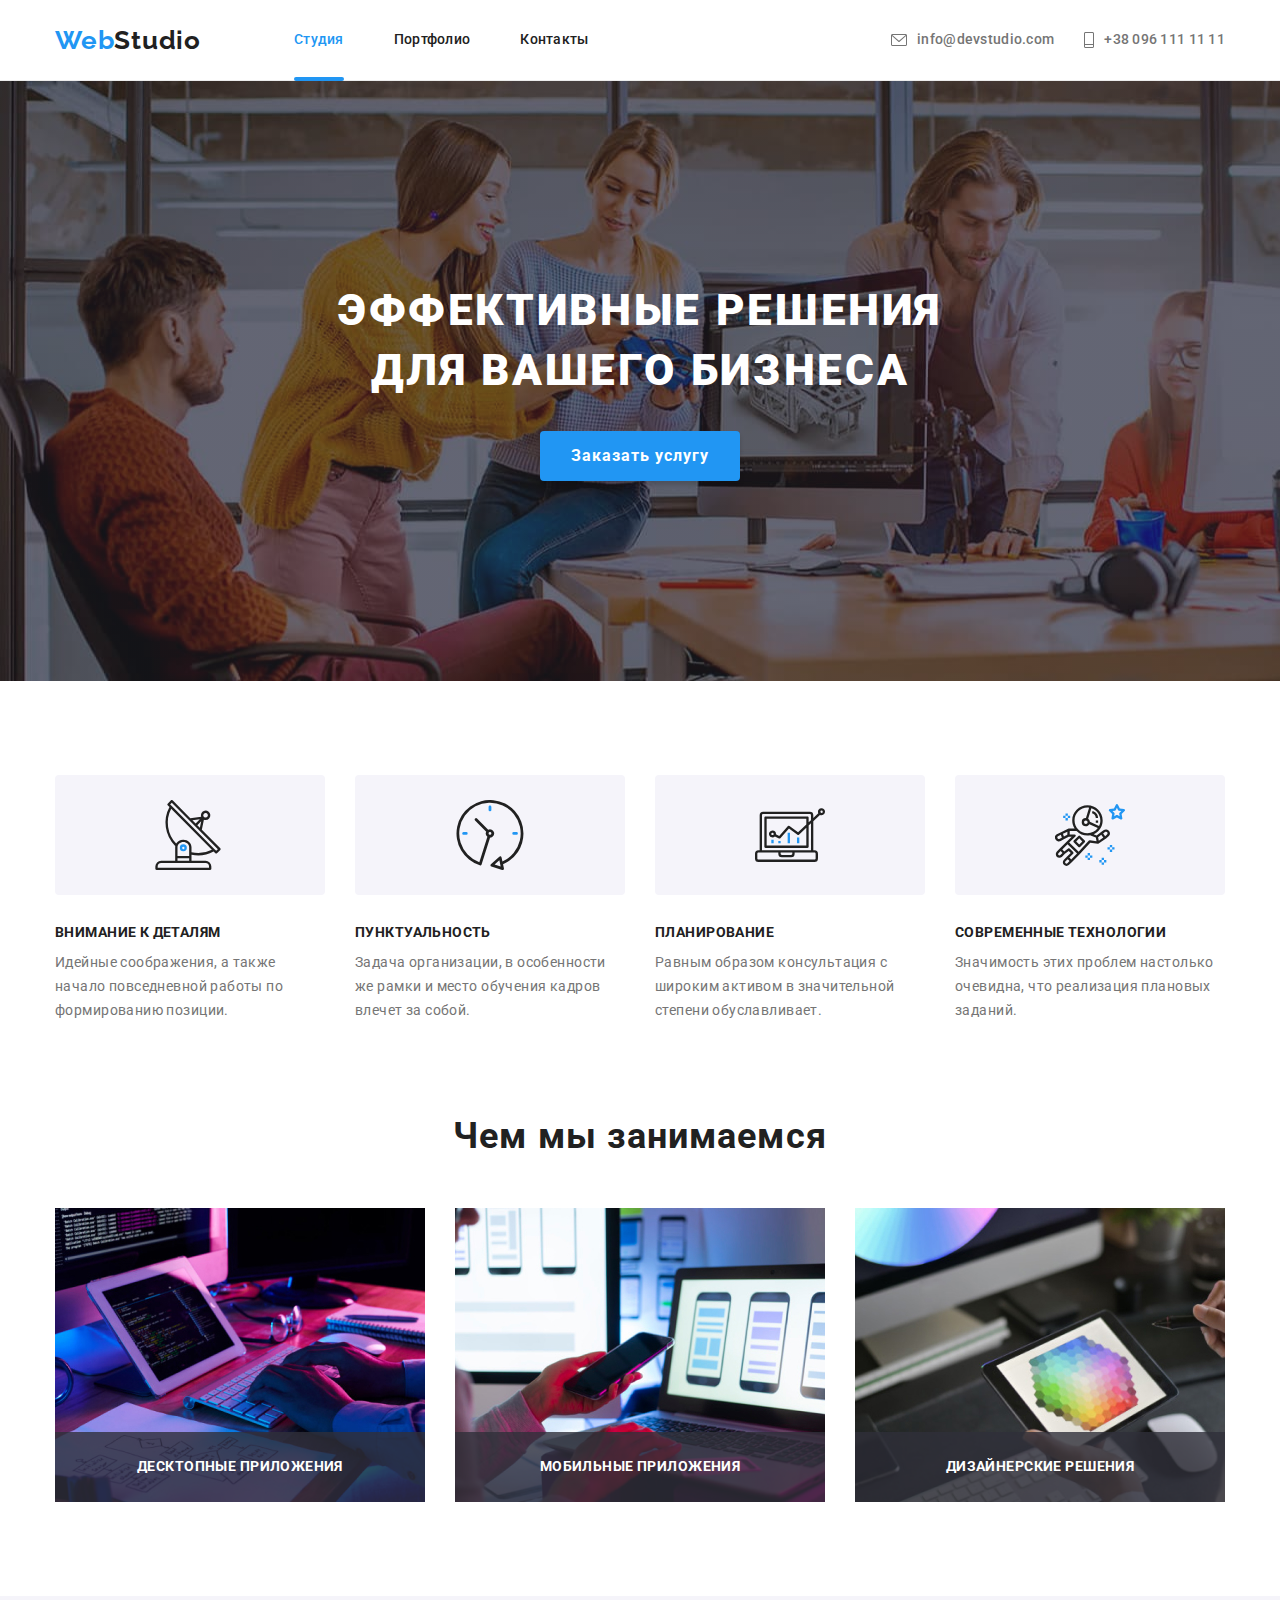
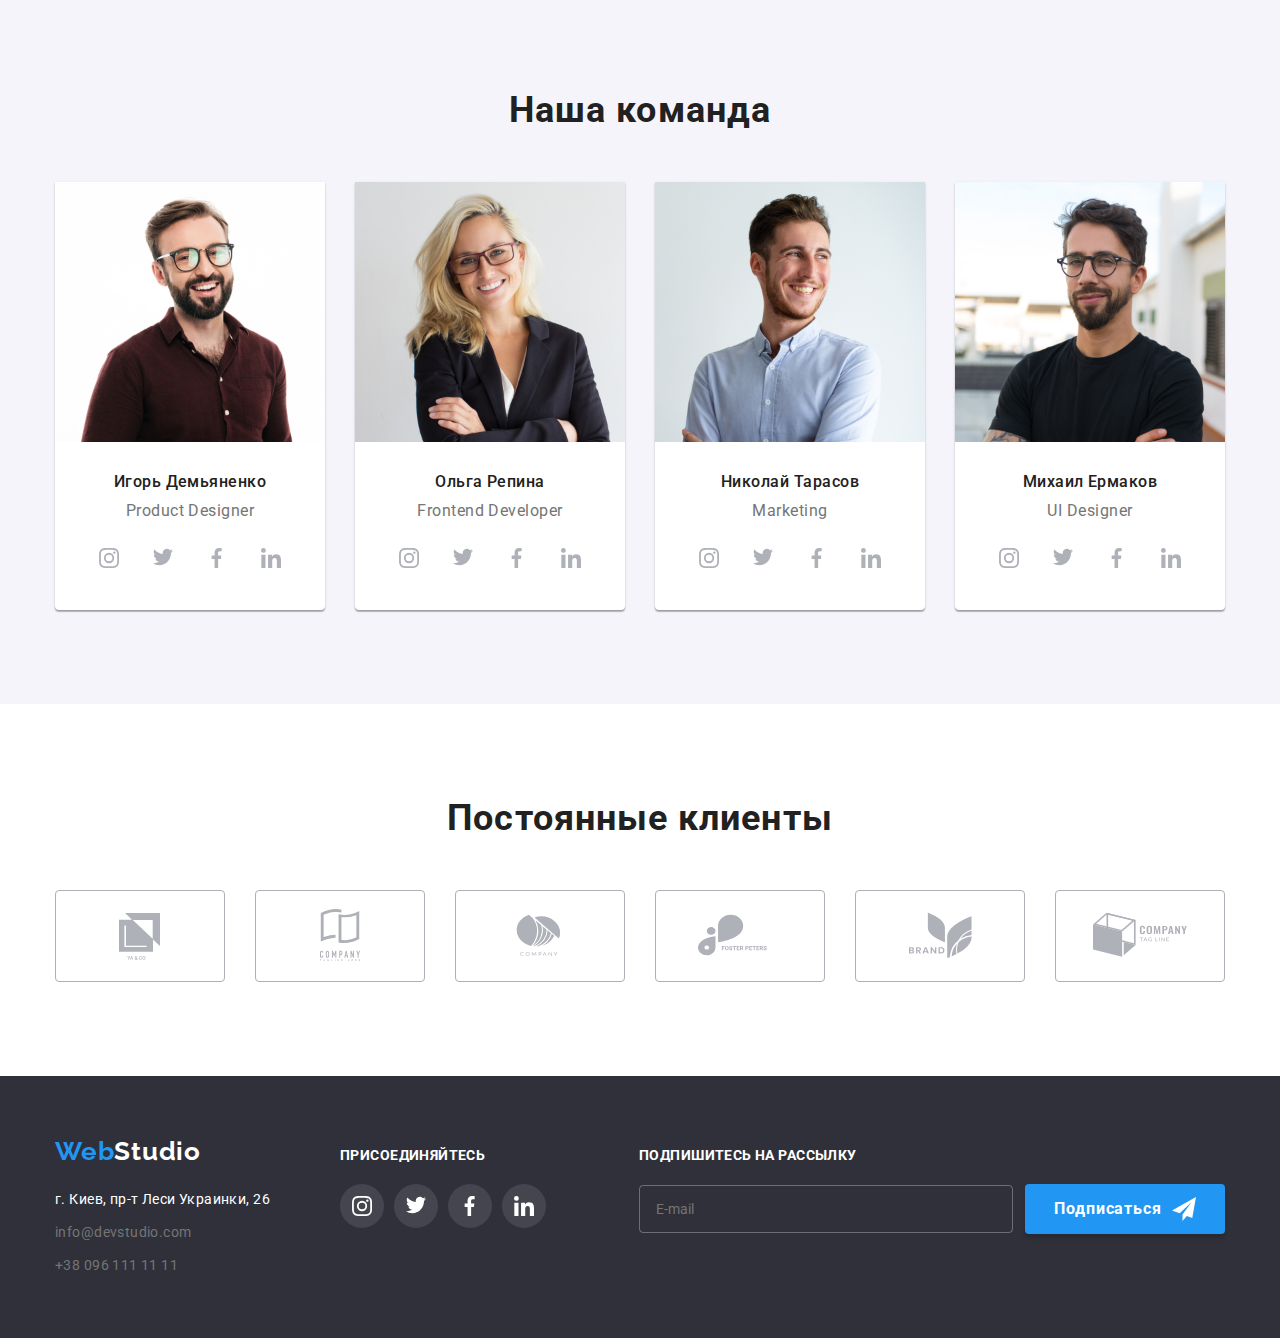
<file: index.html>
<!DOCTYPE html>
<html lang="ru">

<head>
    <meta charset="UTF-8">
    <meta http-equiv="X-UA-Compatible" content="IE=edge">
    <meta name="viewport" content="width=device-width, initial-scale=1.0">
    <link rel="preconnect" href="https://fonts.googleapis.com">
    <link rel="preconnect" href="https://fonts.gstatic.com" crossorigin>
    <link
        href="https://fonts.googleapis.com/css2?family=Raleway:wght@700&family=Roboto:wght@400;500;700;900&display=swap"
        rel="stylesheet">
    <link rel="stylesheet" href="./css/main.min.css">
    <title>WebStudio</title>
</head>

<body>
    <header class="page-header">
        <div class="container container--row">
            <!-- Навигация -->
            <nav class="navigation">
                <a href="" class="logo"><span class="logo logo--accent">Web</span>Studio</a>
                <ul class="navigation__list">
                    <li class="navigation__item ">
                        <a class="navigation__link navigation__link--current" href="./index.html">Студия</a>
                    </li>
                    <li class="navigation__item">
                        <a href="./portfolio.html" class="navigation__link">Портфолио</a>
                    </li>
                    <li class="navigation__item">
                        <a href="" class="navigation__link">Контакты</a>
                    </li>
                </ul>
            </nav>
            <!-- Контакты -->
            <ul class="contacts">
                <li class="contacts__item">
                    <a href="mailto:info@devstudio.com" class="contacts__link">
                        <svg class="contacts__icon" width="16" height="12">
                            <use href="./images/icons.svg#icon-envelope"></use>
                        </svg>
                        info@devstudio.com</a>
                </li>
                <li class="contacts__item">
                    <a href="tel:+380961111111" class="contacts__link">
                        <svg class="contacts__icon" width="10" height="16">
                            <use href="./images/icons.svg#icon-tel"></use>
                        </svg>
                        +38 096 111 11 11</a>
                </li>
            </ul>
        </div>
    </header>
    <!-- Контентная часть -->
    <main>
        <!-- Герой -->
        <section class="hero">
            <div class="container">
                <h1 class="hero__title">Эффективные решения для вашего бизнеса</h1>
                <button type="button" class="button" data-modal-open>Заказать услугу</button>
            </div>
        </section>
        <!-- Секция 2 Особенности -->
        <section class="section qualities">
            <div class="container">
                <h2 class="visually-hidden">Особенности</h2>
                <ul class="qualities__list">
                    <li class="qualities__item">
                        <div class="qualities__field">
                            <svg class="qualities__icon" width="70" height="70">
                                <use href="./images/icons.svg#icon-Group1"></use>
                            </svg>
                        </div>
                        <h3 class="qualities__title">Внимание к деталям</h3>
                        <p class="qualities__text">Идейные соображения, а также начало повседневной работы по
                            формированию позиции.</p>
                    </li>
                    <li class="qualities__item">
                        <div class="qualities__field">
                            <svg class="qualities__icon" width="70" height="70">
                                <use href="./images/icons.svg#icon-clock"></use>
                            </svg>
                        </div>
                        <h3 class="qualities__title">Пунктуальность</h3>
                        <p class="qualities__text">Задача организации, в особенности же рамки и место обучения кадров
                            влечет за собой.</p>
                    </li>
                    <li class="qualities__item">
                        <div class="qualities__field">
                            <svg class="qualities__icon" width="70" height="70">
                                <use href="./images/icons.svg#icon-diagram"></use>
                            </svg>
                        </div>
                        <h3 class="qualities__title">Планирование</h3>
                        <p class="qualities__text">Равным образом консультация с широким активом в значительной степени
                            обуславливает.</p>
                    </li>
                    <li class="qualities__item">
                        <div class="qualities__field">
                            <svg class="qualities__icon" width="70" height="70">
                                <use href="./images/icons.svg#icon-astronaut"></use>
                            </svg>
                        </div>
                        <h3 class="qualities__title">Современные технологии</h3>
                        <p class="qualities__text">Значимость этих проблем настолько очевидна, что реализация плановых
                            заданий.</p>
                    </li>
                </ul>
            </div>
        </section>
        <!-- Секция 3 чем занимаемся  -->
        <section class="section about">
            <div class="container">
                <h2 class="section__title section__title--margin-bot">Чем мы занимаемся</h2>
                <ul class="about__list">
                    <li class="about__item">
                        <div class="about__wrapper">
                            <img src="./images/img1.jpg" alt="Планшет с клавиатурой" width="370">
                            <h3 class="about__subtitle about__subtitle--absolute">Десктопные приложения</h3>
                        </div>
                    </li>
                    <li class="about__item">
                        <div class="about__wrapper">
                            <img src="./images/img2.jpg" alt="Телефон и ноутбук" width="370">
                            <h3 class="about__subtitle about__subtitle--absolute">Мобильные приложения</h3>
                        </div>
                    </li>
                    <li class="about__item">
                        <div class="about__wrapper">
                            <img src="./images/img3.jpg" alt="Планшет" width="370">
                            <h3 class="about__subtitle about__subtitle--absolute">Дизайнерские решения</h3>
                        </div>
                    </li>
                </ul>
            </div>
        </section>
        <!-- Секция 4 Команда -->
        <section class="section ourteam">
            <div class="container">
                <h2 class="section__title section__title--margin-bot">Наша команда</h2>
                <ul class="ourteam__list">
                    <li class="ourteam__item">
                        <img class="ourteam__img" src="./images/people.jpg" alt="Игорь Демьяненко" width="270">
                        <div class="ourteam__profile">
                            <h3 class="ourteam__name">Игорь Демьяненко</h3>
                            <p class="ourteam__profession">Product Designer</p>
                            <ul class="socials">
                                <li class="socials__item">
                                    <a href="" class="ourteam__link">
                                        <svg class="ourteam__icon" width="20" height="20">
                                            <use href="./images/icons.svg#icon-inst">
                                            </use>
                                        </svg>
                                    </a>
                                </li>
                                <li class="socials__item">
                                    <a href="" class="ourteam__link">
                                        <svg class="ourteam__icon" width="20" height="20">
                                            <use href="./images/icons.svg#icon-twitter">
                                            </use>
                                        </svg>
                                    </a>
                                </li>
                                <li class="socials__item">
                                    <a href="" class="ourteam__link">
                                        <svg class="ourteam__icon" width="20" height="20">
                                            <use href="./images/icons.svg#icon-facebook">
                                            </use>
                                        </svg>
                                    </a>
                                </li>
                                <li class="socials__item">
                                    <a href="" class="ourteam__link">
                                        <svg class="ourteam__icon" width="20" height="20">
                                            <use href="./images/icons.svg#icon-li">
                                            </use>
                                        </svg>
                                    </a>
                                </li>
                            </ul>
                        </div>
                    </li>
                    <li class="ourteam__item">
                        <img class="ourteam__img" src="./images/people2.jpg" alt="Ольга Репина" width="270">
                        <div class="ourteam__profile">
                            <h3 class="ourteam__name">Ольга Репина</h3>
                            <p class="ourteam__profession">Frontend Developer</p>
                            <ul class="socials">
                                <li class="socials__item"><a href="" class="ourteam__link"><svg class="ourteam__icon"
                                            width="20" height="20">
                                            <use href="./images/icons.svg#icon-inst">
                                            </use>
                                        </svg></a>
                                </li>
                                <li class="socials__item"><a href="" class="ourteam__link"><svg class="ourteam__icon"
                                            width="20" height="20">
                                            <use href="./images/icons.svg#icon-twitter">
                                            </use>
                                        </svg></a></li>
                                <li class="socials__item"><a href="" class="ourteam__link"><svg class="ourteam__icon"
                                            width="20" height="20">
                                            <use href="./images/icons.svg#icon-facebook">
                                            </use>
                                        </svg></a></li>
                                <li class="socials__item"><a href="" class="ourteam__link"><svg class="ourteam__icon"
                                            width="20" height="20">
                                            <use href="./images/icons.svg#icon-li">
                                            </use>
                                        </svg></a></li>
                            </ul>
                        </div>
                    </li>
                    <li class="ourteam__item">
                        <img class="ourteam__img" src="./images/people3.jpg" alt="Николай Тарасов" width="270">
                        <div class="ourteam__profile">
                            <h3 class="ourteam__name">Николай Тарасов</h3>
                            <p class="ourteam__profession">Marketing</p>
                            <ul class="socials">
                                <li class="socials__item"><a href="" class="ourteam__link"><svg class="ourteam__icon"
                                            width="20" height="20">
                                            <use href="./images/icons.svg#icon-inst">
                                            </use>
                                        </svg></a>
                                </li>
                                <li class="socials__item"><a href="" class="ourteam__link"><svg class="ourteam__icon"
                                            width="20" height="20">
                                            <use href="./images/icons.svg#icon-twitter">
                                            </use>
                                        </svg></a></li>
                                <li class="socials__item"><a href="" class="ourteam__link"><svg class="ourteam__icon"
                                            width="20" height="20">
                                            <use href="./images/icons.svg#icon-facebook">
                                            </use>
                                        </svg></a></li>
                                <li class="socials__item"><a href="" class="ourteam__link"><svg class="ourteam__icon"
                                            width="20" height="20">
                                            <use href="./images/icons.svg#icon-li">
                                            </use>
                                        </svg></a></li>
                            </ul>
                        </div>
                    </li>
                    <li class="ourteam__item">
                        <img class="ourteam__img" src="./images/people4.jpg" alt="Михаил Ермаков" width="270">
                        <div class="ourteam__profile">
                            <h3 class="ourteam__name">Михаил Ермаков</h3>
                            <p class="ourteam__profession">UI Designer</p>
                            <ul class="socials">
                                <li class="socials__item"><a href="" class="ourteam__link"><svg class="ourteam__icon"
                                            width="20" height="20">
                                            <use href="./images/icons.svg#icon-inst">
                                            </use>
                                        </svg></a>
                                </li>
                                <li class="socials__item"><a href="" class="ourteam__link"><svg class="ourteam__icon"
                                            width="20" height="20">
                                            <use href="./images/icons.svg#icon-twitter">
                                            </use>
                                        </svg></a></li>
                                <li class="socials__item"><a href="" class="ourteam__link"><svg class="ourteam__icon"
                                            width="20" height="20">
                                            <use href="./images/icons.svg#icon-facebook">
                                            </use>
                                        </svg></a></li>
                                <li class="socials__item"><a href="" class="ourteam__link"><svg class="ourteam__icon"
                                            width="20" height="20">
                                            <use href="./images/icons.svg#icon-li">
                                            </use>
                                        </svg></a></li>
                            </ul>
                        </div>
                    </li>
                </ul>
            </div>
        </section>
        <!-- Секция 5 Постоянные клиенты -->
        <section class="section">
            <div class="container">
                <h2 class="section__title section__title--margin-bot">Постоянные клиенты</h2>
                <ul class="clients">
                    <li class="clients__item">
                        <a href="" class="clients__link">
                            <svg class="clients__icon" width="106" height="60">
                                <use href="./images/icons.svg#icon-yaco"></use>
                            </svg>
                        </a>
                    </li>
                    <li class="clients__item">
                        <a href="" class="clients__link">
                            <svg class="clients__icon" width="106" height="60">
                                <use href="./images/icons.svg#icon-tagline"></use>
                            </svg>
                        </a>
                    </li>
                    <li class="clients__item">
                        <a href="" class="clients__link">
                            <svg class="clients__icon" width="106" height="60">
                                <use href="./images/icons.svg#icon-company"></use>
                            </svg>
                        </a>
                    </li>
                    <li class="clients__item">
                        <a href="" class="clients__link">
                            <svg class="clients__icon" width="106" height="60">
                                <use href="./images/icons.svg#icon-fosterpeters"></use>
                            </svg>
                        </a>
                    </li>
                    <li class="clients__item">
                        <a href="" class="clients__link">
                            <svg class="clients__icon" width="106" height="60">
                                <use href="./images/icons.svg#icon-brand"></use>
                            </svg>
                        </a>
                    </li>
                    <li class="clients__item">
                        <a href="" class="clients__link">
                            <svg class="clients__icon" width="106" height="60">
                                <use href="./images/icons.svg#icon-group2"></use>
                            </svg>
                        </a>
                    </li>
                </ul>
            </div>
        </section>
    </main>
    <!-- Footer -->
    <footer class="footer">
        <div class="container footer__inner">
            <div>
                <a href="" class="logo"><span class=" logo logo--accent">Web</span><span
                        class="logo logo--white">Studio</span></a>
                <address class="address">
                    <ul>
                        <li class="address__item">
                            <p class="address__location">г. Киев, пр-т Леси Украинки, 26</p>
                        </li>
                        <li class="address__item"><a href="mailto:info@devstudio.com"
                                class="address__link">info@devstudio.com</a></li>
                        <li class="address__item"><a href="tel:+380961111111" class="address__link">+38 096 111 11
                                11</a>
                        </li>
                    </ul>
                </address>
            </div>
            <div class="footer__socials">
                <p class="footer__subtitle">присоединяйтесь</p>
                <ul class="socials">
                    <li class="socials__item">
                        <a href="" class="footer__socials-link">
                            <svg class="footer__socials-icon" width="20" height="20">
                                <use href="./images/icons.svg#icon-inst"></use>
                            </svg>
                        </a>
                    </li>
                    <li class="socials__item">
                        <a href="" class="footer__socials-link">
                            <svg class="footer__socials-icon" width="20" height="20">
                                <use href="./images/icons.svg#icon-twitter"></use>
                            </svg>
                        </a>
                    </li>
                    <li class="socials__item">
                        <a href="" class="footer__socials-link">
                            <svg class="footer__socials-icon" width="20" height="20">
                                <use href="./images/icons.svg#icon-facebook"></use>
                            </svg>
                        </a>
                    </li>
                    <li class="socials__item">
                        <a href="" class="footer__socials-link">
                            <svg class="footer__socials-icon" width="20" height="20">
                                <use href="./images/icons.svg#icon-li"></use>
                            </svg>
                        </a>
                    </li>
                </ul>
            </div>
            <div class="footer__form-holder">
                <p class="footer__subtitle">Подпишитесь на рассылку</p>
                <form class="footer-form" name="subscribe">
                    <div class="footer-form__container">
                        <label class="footer-form__label">
                            <input class="footer-form__input" type="email" name="email" placeholder="E-mail">
                        </label>
                        <button class="button button--flex" type="submit"><span class="button__text">Подписаться</span>
                            <svg class="button__icon" width="24" height="24">
                                <use href="./images/icons.svg#icon-send"></use>
                            </svg>
                        </button>
                    </div>
                </form>
            </div>
        </div>
    </footer>
    <div class="backdrop backdrop--is-hidden" data-modal>
        <div class="modal">
            <button class="modal__btn" type="button" data-modal-close>
                <svg class="modal__icon" width="18" height="18">
                    <use href="./images/icons.svg#icon-close"></use>
                </svg>
            </button>

            <form class="form" name="send-date">
                <h2 class="form__title">Оставьте свои данные, мы вам перезвоним</h2>
                <label class="form__label">
                    <span class="form__text">Имя</span>
                    <input class="form__input" type="text" name="username">
                    <svg class="form__icon" width="18" height="18">
                        <use href="./images/icons.svg#icon-person"></use>
                    </svg>
                </label>
                <label class="form__label">
                    <span class="form__text">Телефон</span>
                    <input class="form__input" type="tel" name="phone-number">
                    <svg class="form__icon" width="18" height="18">
                        <use href="./images/icons.svg#phone-black"></use>
                    </svg>
                </label>
                <label class="form__label">
                    <span class="form__text">Почта</span>
                    <input class="form__input" type="email" name="email">
                    <svg class="form__icon" width="18" height="18">
                        <use href="./images/icons.svg#email-black"></use>
                    </svg>
                </label>
                <label class="form__label">
                    <span class="form__text">Комментарий</span>
                    <textarea class="form__input form__input--big" name="comment" rows="5"
                        placeholder="Введите текст"></textarea>
                </label>
                <label class="form__checkbox-label">
                    <input class="form__checkbox form__checkbox--vis-hidden" type="checkbox" name="pact">
                    <span class="form__icon-off"></span>
                    <svg class="form__icon-active" width="16" height="15">
                        <use href="./images/icons.svg#check-icon"></use>
                    </svg>
                    <span>Соглашаюсь с рассылкой и принимаю
                        <a href="#" class="form__link">Условия договора</a></span>
                </label>
                <button class="button" type="submit">Отправить</button>
            </form>
        </div>
    </div>
    <script src="./js/modal.js"></script>
</body>

</html>
</file>
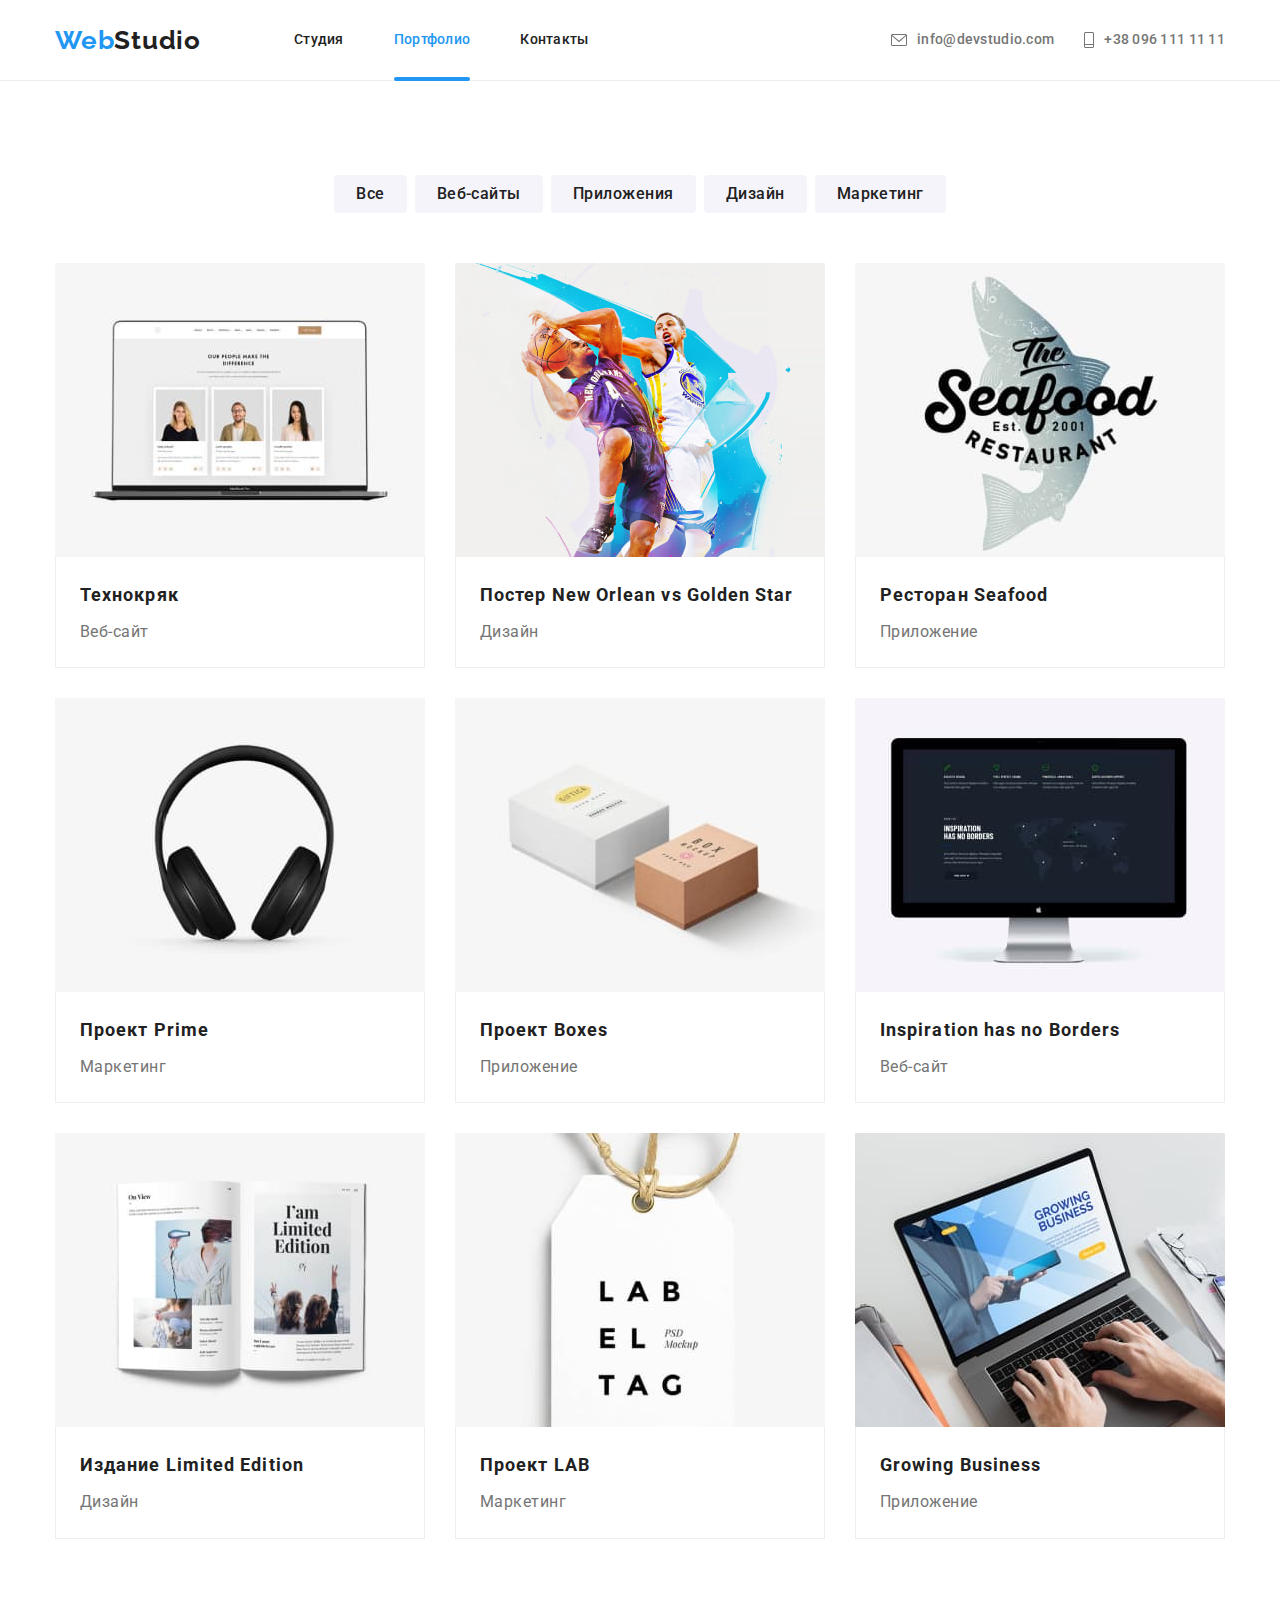
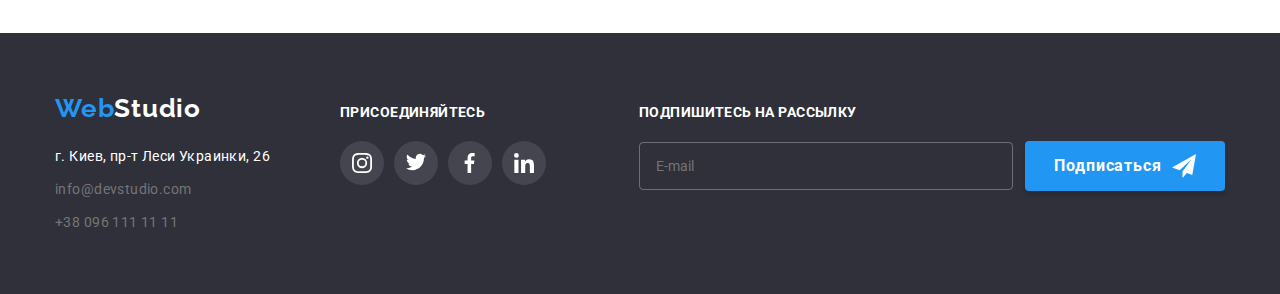
<file: portfolio.html>
<!DOCTYPE html>
<html lang="ru">

<head>
    <meta charset="UTF-8">
    <meta http-equiv="X-UA-Compatible" content="IE=edge">
    <meta name="viewport" content="width=device-width, initial-scale=1.0">
    <link rel="preconnect" href="https://fonts.googleapis.com">
    <link rel="preconnect" href="https://fonts.gstatic.com" crossorigin>
    <link
        href="https://fonts.googleapis.com/css2?family=Raleway:wght@700&family=Roboto:wght@400;500;700;900&display=swap"
        rel="stylesheet">
    <link rel="stylesheet" href="./css/main.min.css">
    <title>WebStudio</title>
</head>

<body>
    <header class="page-header">
        <div class="container container--row">
            <!-- Навигация -->
            <nav class="navigation">
                <a href="" class="logo"><span class="logo logo--accent">Web</span>Studio</a>
                <ul class="navigation__list">
                    <li class="navigation__item ">
                        <a class="navigation__link" href="./index.html">Студия</a>
                    </li>
                    <li class="navigation__item">
                        <a href="./portfolio.html" class="navigation__link navigation__link--current">Портфолио</a>
                    </li>
                    <li class="navigation__item">
                        <a href="" class="navigation__link">Контакты</a>
                    </li>
                </ul>
            </nav>
            <!-- Контакты -->
            <ul class="contacts">
                <li class="contacts__item">
                    <a href="mailto:info@devstudio.com" class="contacts__link">
                        <svg class="contacts__icon" width="16" height="12">
                            <use href="./images/icons.svg#icon-envelope"></use>
                        </svg>
                        info@devstudio.com</a>
                </li>
                <li class="contacts__item">
                    <a href="tel:+380961111111" class="contacts__link">
                        <svg class="contacts__icon" width="10" height="16">
                            <use href="./images/icons.svg#icon-tel"></use>
                        </svg>
                        +38 096 111 11 11</a>
                </li>
            </ul>
        </div>
    </header>
    <!-- Контентная часть -->
    <main>
        <section class="section">
            <div class="container">
                <!-- Кнопки -->
                <h1 class="visually-hidden">Примеры работ</h1>
                <ul class="menu-list">
                    <li class="menu-list__item"><button type="button" class="menu-list__btn">Все</button></li>
                    <li class="menu-list__item"><button type="button" class="menu-list__btn">Веб-сайты</button></li>
                    <li class="menu-list__item"><button type="button" class="menu-list__btn">Приложения</button></li>
                    <li class="menu-list__item"><button type="button" class="menu-list__btn">Дизайн</button></li>
                    <li class="menu-list__item"><button type="button" class="menu-list__btn">Маркетинг</button></li>
                </ul>
                <!-- Контент -->
                <ul class="examples">
                    <li class="examples__item">
                        <a href="" class="examples__card">
                            <div class="examples__img-box">
                                <img src="./images/laptop.jpg" alt="ноутбук" width="370">
                                <p class="examples__desc">Ресурс предлагает комплексные предложения с разным уровнем
                                    функционала и сервисов. Все это позволит посетителю получить
                                    исчерпывающие сведения о компании или частном лице.</p>
                            </div>
                            <div class="examples__inner">
                                <h2 class="examples__caption">Технокряк</h2>
                                <p class="examples__subtitle">Веб-сайт</p>
                            </div>
                        </a>
                    </li>
                    <li class="examples__item">
                        <a href="" class="examples__card">
                            <div class="examples__img-box">
                                <img src="./images/sport.jpg" alt="Постер" width="370">
                                <p class="examples__desc">Ресурс предлагает комплексные предложения с разным уровнем
                                    функционала и сервисов. Все это позволит посетителю получить
                                    исчерпывающие сведения о компании или частном лице.</p>
                            </div>
                            <div class="examples__inner">
                                <h2 class="examples__caption">Постер New Orlean vs Golden Star</h2>
                                <p class="examples__subtitle">Дизайн</p>
                            </div>
                        </a>
                    </li>
                    <li class="examples__item">
                        <a href="" class="examples__card">
                            <div class="examples__img-box">
                                <img src="./images/fish.jpg" alt="рыба" width="370">
                                <p class="examples__desc">Ресурс предлагает комплексные предложения с разным уровнем
                                    функционала и сервисов. Все это позволит посетителю получить
                                    исчерпывающие сведения о компании или частном лице.</p>
                            </div>
                            <div class="examples__inner">
                                <h2 class="examples__caption">Ресторан Seafood</h2>
                                <p class="examples__subtitle">Приложение</p>
                            </div>
                        </a>
                    </li>
                    <li class="examples__item">
                        <a href="" class="examples__card">
                            <div class="examples__img-box">
                                <img src="./images/mus.jpg" alt="наушники" width="370">
                                <p class="examples__desc">Ресурс предлагает комплексные предложения с разным уровнем
                                    функционала и сервисов. Все это позволит посетителю получить
                                    исчерпывающие сведения о компании или частном лице.</p>
                            </div>
                            <div class="examples__inner">
                                <h2 class="examples__caption">Проект Prime</h2>
                                <p class="examples__subtitle">Маркетинг</p>
                            </div>
                        </a>
                    </li>
                    <li class="examples__item">
                        <a href="" class="examples__card">
                            <div class="examples__img-box">
                                <img src="./images/box.jpg" alt="коробки" width="370">
                                <p class="examples__desc">Ресурс предлагает комплексные предложения с разным уровнем
                                    функционала и сервисов. Все это позволит посетителю получить
                                    исчерпывающие сведения о компании или частном лице.</p>
                            </div>
                            <div class="examples__inner">
                                <h2 class="examples__caption">Проект Boxes</h2>
                                <p class="examples__subtitle">Приложение</p>
                            </div>
                        </a>
                    </li>
                    <li class="examples__item">
                        <a href="" class="examples__card">
                            <div class="examples__img-box">
                                <img src="./images/monitor.jpg" alt="монитор" width="370">
                                <p class="examples__desc">Ресурс предлагает комплексные предложения с разным уровнем
                                    функционала и сервисов. Все это позволит посетителю получить
                                    исчерпывающие сведения о компании или частном лице.</p>
                            </div>
                            <div class="examples__inner">
                                <h2 class="examples__caption">Inspiration has no Borders</h2>
                                <p class="examples__subtitle">Веб-сайт</p>
                            </div>
                        </a>
                    </li>
                    <li class="examples__item">
                        <a href="" class="examples__card">
                            <div class="examples__img-box">
                                <img src="./images/book.jpg" alt="книга" width="370">
                                <p class="examples__desc">Ресурс предлагает комплексные предложения с разным уровнем
                                    функционала и сервисов. Все это позволит посетителю получить
                                    исчерпывающие сведения о компании или частном лице.</p>
                            </div>
                            <div class="examples__inner">
                                <h2 class="examples__caption">Издание Limited Edition</h2>
                                <p class="examples__subtitle">Дизайн</p>
                            </div>
                        </a>
                    </li>
                    <li class="examples__item">
                        <a href="" class="examples__card">
                            <div class="examples__img-box">
                                <img src="./images/lab.jpg" alt="бирка" width="370">
                                <p class="examples__desc">Ресурс предлагает комплексные предложения с разным уровнем
                                    функционала и сервисов. Все это позволит посетителю получить
                                    исчерпывающие сведения о компании или частном лице.</p>
                            </div>
                            <div class="examples__inner">
                                <h2 class="examples__caption">Проект LAB</h2>
                                <p class="examples__subtitle">Маркетинг</p>
                            </div>
                        </a>
                    </li>
                    <li class="examples__item">
                        <a href="" class="examples__card">
                            <div class="examples__img-box">
                                <img src="./images/grow.jpg" alt="ноутбук" width="370">
                                <p class="examples__desc">Ресурс предлагает комплексные предложения с разным уровнем
                                    функционала и сервисов. Все это позволит посетителю получить
                                    исчерпывающие сведения о компании или частном лице.</p>
                            </div>
                            <div class="examples__inner">
                                <h2 class="examples__caption">Growing Business</h2>
                                <p class="examples__subtitle">Приложение</p>
                            </div>
                        </a>
                    </li>
                </ul>
            </div>
        </section>

    </main>
    <!-- Footer -->
    <footer class="footer">
        <div class="container footer__inner">
            <div>
                <a href="" class="logo"><span class=" logo logo--accent">Web</span><span
                        class="logo logo--white">Studio</span></a>
                <address class="address">
                    <ul>
                        <li class="address__item">
                            <p class="address__location">г. Киев, пр-т Леси Украинки, 26</p>
                        </li>
                        <li class="address__item"><a href="mailto:info@devstudio.com"
                                class="address__link">info@devstudio.com</a></li>
                        <li class="address__item"><a href="tel:+380961111111" class="address__link">+38 096 111 11
                                11</a>
                        </li>
                    </ul>
                </address>
            </div>
            <div class="footer__socials">
                <p class="footer__subtitle">присоединяйтесь</p>
                <ul class="socials">
                    <li class="socials__item">
                        <a href="" class="footer__socials-link">
                            <svg class="footer__socials-icon" width="20" height="20">
                                <use href="./images/icons.svg#icon-inst"></use>
                            </svg>
                        </a>
                    </li>
                    <li class="socials__item">
                        <a href="" class="footer__socials-link">
                            <svg class="footer__socials-icon" width="20" height="20">
                                <use href="./images/icons.svg#icon-twitter"></use>
                            </svg>
                        </a>
                    </li>
                    <li class="socials__item">
                        <a href="" class="footer__socials-link">
                            <svg class="footer__socials-icon" width="20" height="20">
                                <use href="./images/icons.svg#icon-facebook"></use>
                            </svg>
                        </a>
                    </li>
                    <li class="socials__item">
                        <a href="" class="footer__socials-link">
                            <svg class="footer__socials-icon" width="20" height="20">
                                <use href="./images/icons.svg#icon-li"></use>
                            </svg>
                        </a>
                    </li>
                </ul>
            </div>
            <div class="footer__form-holder">
                <p class="footer__subtitle">Подпишитесь на рассылку</p>
                <form class="footer-form" name="subscribe">
                    <div class="footer-form__container">
                        <label class="footer-form__label">
                            <input class="footer-form__input" type="email" name="email" placeholder="E-mail">
                        </label>
                        <button class="button button--flex" type="submit"><span class="button__text">Подписаться</span>
                            <svg class="button__icon" width="24" height="24">
                                <use href="./images/icons.svg#icon-send"></use>
                            </svg>
                        </button>
                    </div>
                </form>
            </div>
        </div>
    </footer>
</body>

</html>
</file>
<file: css/main.min.css>
/*! modern-normalize v1.1.0 | MIT License | https://github.com/sindresorhus/modern-normalize */*,::before,::after{-webkit-box-sizing:border-box;box-sizing:border-box}html{line-height:1.15;-webkit-text-size-adjust:100%;-moz-tab-size:4;-o-tab-size:4;tab-size:4}body{margin:0;font-family:system-ui,-apple-system,"Segoe UI",Roboto,Helvetica,Arial,sans-serif,"Apple Color Emoji","Segoe UI Emoji"}hr{height:0;color:inherit}abbr[title]{-webkit-text-decoration:underline dotted;text-decoration:underline dotted}b,strong{font-weight:bolder}code,kbd,samp,pre{font-family:ui-monospace, SFMono-Regular, Consolas, "Liberation Mono", Menlo, monospace;font-size:1em}small{font-size:80%}sub,sup{font-size:75%;line-height:0;position:relative;vertical-align:baseline}sub{bottom:-0.25em}sup{top:-0.5em}table{text-indent:0;border-color:inherit}button,input,optgroup,select,textarea{font-family:inherit;font-size:100%;line-height:1.15;margin:0}button,select{text-transform:none}button,[type="button"],[type="reset"],[type="submit"]{-webkit-appearance:button}::-moz-focus-inner{border-style:none;padding:0}:-moz-focusring{outline:1px dotted ButtonText}:-moz-ui-invalid{box-shadow:none}legend{padding:0}progress{vertical-align:baseline}::-webkit-inner-spin-button,::-webkit-outer-spin-button{height:auto}[type="search"]{-webkit-appearance:textfield;outline-offset:-2px}::-webkit-search-decoration{-webkit-appearance:none}::-webkit-file-upload-button{-webkit-appearance:button;font:inherit}summary{display:list-item}h1,h2,h3,h4,h5,h6{margin:0}p{margin:0;padding:0}img{max-width:100%;height:auto;display:block}body{color:#757575;font-family:"Roboto", serif;font-size:0.875rem;line-height:1.71}ul{margin:0;padding-left:0}li{list-style-type:none}.container{width:100%;max-width:1200px;padding-left:15px;padding-right:15px;margin:0 auto}.container--row{display:-webkit-box;display:-ms-flexbox;display:flex;-webkit-box-align:center;-ms-flex-align:center;align-items:center}.button{display:block;width:200px;margin:0 auto;padding-top:10px;padding-bottom:10px;font-weight:700;font-size:1rem;line-height:1.88;letter-spacing:0.06em;border:0px solid #2196f3;border-radius:4px;-webkit-box-shadow:0px 4px 4px rgba(0,0,0,0.15);box-shadow:0px 4px 4px rgba(0,0,0,0.15);background-color:#2196f3;color:#fff;cursor:pointer}.button--flex{display:-webkit-box;display:-ms-flexbox;display:flex;-webkit-box-align:center;-ms-flex-align:center;align-items:center;-webkit-box-pack:center;-ms-flex-pack:center;justify-content:center;margin-left:12px}.button__text{margin-right:10px}.section{padding-top:94px;padding-bottom:94px}.visually-hidden{position:absolute;width:1px;height:1px;margin:-1px;border:0;padding:0;white-space:nowrap;-webkit-clip-path:inset(100%);clip-path:inset(100%);clip:rect(0 0 0 0);overflow:hidden}.section__title{font-size:2.25rem;line-height:1.16;letter-spacing:0.03em;text-align:center;color:#212121}.section__title--margin-bot{margin-bottom:50px}.socials{display:-webkit-box;display:-ms-flexbox;display:flex;-webkit-box-pack:center;-ms-flex-pack:center;justify-content:center}.socials__item{margin-right:10px}.socials__item:last-child{margin-right:0}.navigation,.contacts__link,.footer-form__container{display:-webkit-box;display:-ms-flexbox;display:flex;-webkit-box-align:center;-ms-flex-align:center;align-items:center}.logo{font-family:"Raleway", serif;font-size:1.625rem;line-height:1.19;letter-spacing:0.03em;font-weight:700;color:#212121;text-decoration:none;display:inline-block}.logo--accent{color:#2196f3}.logo--white{color:#fff}.page-header{background-color:#fff;border-bottom:1px solid #ececec}.navigation__list{display:-webkit-box;display:-ms-flexbox;display:flex;padding-left:0px;margin-left:93px;margin-right:auto}.navigation__item{margin-left:50px}.navigation__item:first-child{margin-left:0}.navigation__link{display:block;padding-top:32px;padding-bottom:32px;font-size:0.875rem;line-height:1.14;letter-spacing:0.02em;font-weight:500;text-decoration:none;color:#212121;-webkit-transition:color 250ms cubic-bezier(0.4, 0, 0.2, 1);transition:color 250ms cubic-bezier(0.4, 0, 0.2, 1)}.navigation__link:hover,.navigation__link:focus{color:#2196f3}.navigation__link--current{position:relative;padding-top:32px;padding-bottom:32px;display:block;font-size:0.875rem;line-height:1.14;letter-spacing:0.02em;font-weight:500;color:#2196f3;text-decoration:none}.navigation__link--current::after{content:"";position:absolute;right:0;bottom:-1px;width:100%;height:4px;background-color:#2196f3;border-radius:2px}.contacts{display:-webkit-box;display:-ms-flexbox;display:flex;margin-left:auto}.contacts__item{margin-left:30px}.contacts__item:first-child{margin-left:0}.contacts__link{font-weight:500;letter-spacing:0.02em;line-height:1.14;text-decoration:none;color:#757575;-webkit-transition:color 250ms cubic-bezier(0.4, 0, 0.2, 1);transition:color 250ms cubic-bezier(0.4, 0, 0.2, 1)}.contacts__link:hover,.contacts__link:focus{color:#2196f3}.contacts__icon{margin-right:10px;fill:currentColor}.hero{padding-top:200px;padding-bottom:200px;background-color:#2f303a;background-image:-webkit-gradient(linear, left bottom, left top, from(rgba(47,48,58,0.4)), to(rgba(47,48,58,0.4))),url(../images/hero.jpg);background-image:linear-gradient(to top, rgba(47,48,58,0.4), rgba(47,48,58,0.4)),url(../images/hero.jpg);max-width:1600px;margin:0 auto}.hero__title{width:696px;margin:0 auto;margin-bottom:30px;font-weight:900;font-size:2.75rem;line-height:1.36;color:#fff;letter-spacing:0.06em;text-transform:uppercase;text-align:center}.class{background-color:aqua}.qualities{background-color:#fff}.qualities__list{display:-webkit-box;display:-ms-flexbox;display:flex}.qualities__item{margin-right:30px;-ms-flex-preferred-size:270px;flex-basis:270px}.qualities__item:last-child{margin-right:0}.qualities__field{display:-webkit-box;display:-ms-flexbox;display:flex;-webkit-box-pack:center;-ms-flex-pack:center;justify-content:center;-webkit-box-align:center;-ms-flex-align:center;align-items:center;height:120px;margin-bottom:30px;border-radius:4px;background-color:#f5f4fa}.qualities__title{font-size:0.875rem;line-height:1.14;letter-spacing:0.03em;text-transform:uppercase;color:#212121}.qualities__text{letter-spacing:0.03em;margin-top:10px}.about{background-color:#fff;padding-top:0}.about__list{display:-webkit-box;display:-ms-flexbox;display:flex;-webkit-box-pack:center;-ms-flex-pack:center;justify-content:center}.about__item{margin-left:30px}.about__item:first-child{margin-left:0}.about__wrapper{position:relative}.about__subtitle{font-size:0.875rem;line-height:1.14;letter-spacing:0.03em;text-transform:uppercase;text-align:center;color:#fff}.about__subtitle--absolute{position:absolute;right:0;bottom:0;width:100%;padding-top:27px;padding-bottom:27px;background-color:rgba(47,48,58,0.8)}.ourteam{background-color:#f5f4fa}.ourteam__list{display:-webkit-box;display:-ms-flexbox;display:flex;-webkit-box-pack:center;-ms-flex-pack:center;justify-content:center}.ourteam__item{margin-left:30px;background-color:#fff;-webkit-box-shadow:0px 1px 3px rgba(0,0,0,0.12),0px 1px 1px rgba(0,0,0,0.14),0px 2px 1px rgba(0,0,0,0.2);box-shadow:0px 1px 3px rgba(0,0,0,0.12),0px 1px 1px rgba(0,0,0,0.14),0px 2px 1px rgba(0,0,0,0.2);border-radius:0px 0px 4px 4px}.ourteam__item:first-child{margin-left:0}.ourteam__profile{padding:30px 32px 30px 32px}.ourteam__name{font-weight:500;font-size:1rem;line-height:1.19;color:#212121;letter-spacing:0.03em;text-align:center;margin-bottom:10px}.ourteam__profession{font-size:16px;line-height:1.19;letter-spacing:0.03em;text-align:center;margin-bottom:16px}.ourteam__link{width:44px;height:44px;padding:12px;border-radius:50%;-webkit-transition:background-color 250ms cubic-bezier(0.4, 0, 0.2, 1);transition:background-color 250ms cubic-bezier(0.4, 0, 0.2, 1);text-decoration:none;display:block}.ourteam__link:hover,.ourteam__link:focus{background-color:#2196f3}.ourteam__icon{fill:#afb1b8;-webkit-transition:fill 250ms cubic-bezier(0.4, 0, 0.2, 1);transition:fill 250ms cubic-bezier(0.4, 0, 0.2, 1)}.ourteam__link:hover .ourteam__icon,.ourteam__link:focus .ourteam__icon{fill:#fff}.clients{display:-webkit-box;display:-ms-flexbox;display:flex;-webkit-box-pack:justify;-ms-flex-pack:justify;justify-content:space-between}.clients__link{display:-webkit-box;display:-ms-flexbox;display:flex;text-decoration:none;padding:15px 31px;border:1px solid #afb1b8;border-radius:4px;-webkit-transition:border 250ms cubic-bezier(0.4, 0, 0.2, 1);transition:border 250ms cubic-bezier(0.4, 0, 0.2, 1)}.clients__link:hover,.clients__link:focus{border:1px solid #2196f3}.clients__icon{fill:#afb1b8;-webkit-transition:fill 250ms cubic-bezier(0.4, 0, 0.2, 1);transition:fill 250ms cubic-bezier(0.4, 0, 0.2, 1)}.clients__link:hover .clients__icon,.clients__link:focus .clients__icon{fill:#2196f3}.footer{padding-top:60px;padding-bottom:60px;background-color:#2f303a}.footer__inner{display:-webkit-box;display:-ms-flexbox;display:flex;-webkit-box-align:baseline;-ms-flex-align:baseline;align-items:baseline}.address{font-style:normal;margin-top:20px}.address__item{margin-bottom:9px}.address__item:last-child{margin-bottom:0}.address__location{letter-spacing:0.03em;color:#fff}.address__link{letter-spacing:0.03em;line-height:1.71;text-decoration:none;color:#757575;-webkit-transition:color 250ms cubic-bezier(0.4, 0, 0.2, 1);transition:color 250ms cubic-bezier(0.4, 0, 0.2, 1)}.address__link:hover,.address__link:focus{color:#2196f3}.footer__socials{margin-left:70px}.footer__subtitle{margin-bottom:20px;font-weight:700;font-size:0.875rem;line-height:1.14;letter-spacing:0.03em;text-transform:uppercase;color:#fff}.footer__socials-link{display:block;width:44px;height:44px;padding:12px;text-decoration:none;background-color:rgba(255,255,255,0.1);border-radius:50%;fill:#fff;-webkit-transition:background-color 250ms cubic-bezier(0.4, 0, 0.2, 1);transition:background-color 250ms cubic-bezier(0.4, 0, 0.2, 1)}.footer__socials-link:hover,.footer__socials-link:focus{background-color:#2196f3}.footer__form-holder{-webkit-box-flex:1;-ms-flex-positive:1;flex-grow:1;margin-left:93px}.footer-form__label{-webkit-box-flex:1;-ms-flex-positive:1;flex-grow:1}.footer-form__input{width:100%;padding:15px 10px 15px 16px;color:rgba(255,255,255,0.6);background-color:transparent;border-radius:4px;border:1px solid rgba(255,255,255,0.3)}.backdrop--is-hidden{opacity:0;visibility:hidden;pointer-events:none}.backdrop{position:fixed;top:0;left:0;width:100%;height:100%;background-color:rgba(0,0,0,0.2);opacity:1;-webkit-transition:opacity 250ms cubic-bezier(0.4, 0, 0.2, 1),visibility 250ms cubic-bezier(0.4, 0, 0.2, 1);transition:opacity 250ms cubic-bezier(0.4, 0, 0.2, 1),visibility 250ms cubic-bezier(0.4, 0, 0.2, 1)}.modal{position:absolute;top:50%;left:50%;min-width:528px;min-height:581px;padding:40px;background-color:#fff;-webkit-box-shadow:0px 1px 3px rgba(0,0,0,0.12),0px 1px 1px rgba(0,0,0,0.14),0px 2px 1px rgba(0,0,0,0.2);box-shadow:0px 1px 3px rgba(0,0,0,0.12),0px 1px 1px rgba(0,0,0,0.14),0px 2px 1px rgba(0,0,0,0.2);border-radius:4px;opacity:1;-webkit-transform:translate(-50%, -50%) scale(1);transform:translate(-50%, -50%) scale(1);-webkit-transition:opacity 250ms cubic-bezier(0.4, 0, 0.2, 1),-webkit-transform 250ms cubic-bezier(0.4, 0, 0.2, 1);transition:opacity 250ms cubic-bezier(0.4, 0, 0.2, 1),-webkit-transform 250ms cubic-bezier(0.4, 0, 0.2, 1);transition:transform 250ms cubic-bezier(0.4, 0, 0.2, 1),opacity 250ms cubic-bezier(0.4, 0, 0.2, 1);transition:transform 250ms cubic-bezier(0.4, 0, 0.2, 1),opacity 250ms cubic-bezier(0.4, 0, 0.2, 1),-webkit-transform 250ms cubic-bezier(0.4, 0, 0.2, 1)}.backdrop--is-hidden .modal{-webkit-transform:translate(-50%, -50%) scale(0.6);transform:translate(-50%, -50%) scale(0.6);opacity:0}.modal__btn{position:absolute;top:8px;right:8px;width:30px;height:30px;border:1px solid rgba(0,0,0,0.1);border-radius:50%;background-color:transparent;cursor:pointer;-webkit-transition:fill 250ms cubic-bezier(0.4, 0, 0.2, 1);transition:fill 250ms cubic-bezier(0.4, 0, 0.2, 1)}.modal__btn:hover,.modal__btn:focus{fill:#2196f3}.modal__icon{position:absolute;top:50%;left:50%;-webkit-transform:translate(-50%, -50%);transform:translate(-50%, -50%)}.form{display:-webkit-box;display:-ms-flexbox;display:flex;-webkit-box-orient:vertical;-webkit-box-direction:normal;-ms-flex-direction:column;flex-direction:column}.form__title{margin-bottom:12px;font-weight:700;font-size:1.25rem;line-height:1.15;text-align:center;letter-spacing:0.03em;color:#212121}.form__text{margin-top:10px;margin-bottom:4px;font-size:0.75rem;line-height:1.16;letter-spacing:0.01em}.form__label{position:relative;display:-webkit-box;display:-ms-flexbox;display:flex;-webkit-box-orient:vertical;-webkit-box-direction:normal;-ms-flex-direction:column;flex-direction:column;-webkit-transition:fill 250ms cubic-bezier(0.4, 0, 0.2, 1);transition:fill 250ms cubic-bezier(0.4, 0, 0.2, 1)}.form__label:focus-within{fill:#2196f3}.form__input{width:100%;height:40px;padding:0 42px;border:1px solid rgba(33,33,33,0.2);-webkit-box-sizing:border-box;box-sizing:border-box;border-radius:4px;cursor:pointer;outline:none;color:#757575;-webkit-transition:border 250ms cubic-bezier(0.4, 0, 0.2, 1);transition:border 250ms cubic-bezier(0.4, 0, 0.2, 1)}.form__input:focus-within{border:1px solid #2196f3}.form__input--big{display:block;height:120px;padding:12px 16px;resize:none;color:#757575}.form__input--big::-webkit-input-placeholder{font-size:0.75rem;line-height:1.67;letter-spacing:0.01em}.form__input--big:-ms-input-placeholder{font-size:0.75rem;line-height:1.67;letter-spacing:0.01em}.form__input--big::-ms-input-placeholder{font-size:0.75rem;line-height:1.67;letter-spacing:0.01em}.form__input--big::placeholder{font-size:0.75rem;line-height:1.67;letter-spacing:0.01em}.form__icon{position:absolute;top:39px;left:12px;cursor:pointer}.form__icon-off{display:block;margin-right:7px;width:16px;height:15px;border-radius:2px;border:2px solid #212121}.form__checkbox:checked ~ .form__icon-off{display:none}.form__icon-active{display:none;margin-right:7px;background-color:#2196f3;border-radius:2px}.form__checkbox:checked ~ .form__icon-active{display:block}.form__checkbox-label{position:relative;display:-webkit-inline-box;display:-ms-inline-flexbox;display:inline-flex;-webkit-box-align:center;-ms-flex-align:center;align-items:center;-webkit-box-pack:center;-ms-flex-pack:center;justify-content:center;margin-bottom:30px;margin-top:20px;letter-spacing:0.03em}.form__checkbox--vis-hidden{position:absolute;width:1px;height:1px;margin:-1px;border:0;padding:0;white-space:nowrap;-webkit-clip-path:inset(100%);clip-path:inset(100%);clip:rect(0 0 0 0);overflow:hidden}.form__link{color:#2196f3}.menu-list{display:-webkit-box;display:-ms-flexbox;display:flex;-webkit-box-pack:center;-ms-flex-pack:center;justify-content:center;margin-bottom:50px}.menu-list__item{margin-left:8px}.menu-list__item:first-child{margin-left:0}.menu-list__btn{padding-left:22px;padding-right:22px;padding-top:6px;padding-bottom:6px;font-size:1rem;line-height:1.6;letter-spacing:0.03em;color:#212121;font-weight:500;font-family:"Roboto", serif;cursor:pointer;background-color:#f5f4fa;border:0px solid transparent;border-radius:4px;-webkit-transition:background-color 250ms cubic-bezier(0.4, 0, 0.2, 1),color 250ms cubic-bezier(0.4, 0, 0.2, 1),-webkit-box-shadow 250ms cubic-bezier(0.4, 0, 0.2, 1);transition:background-color 250ms cubic-bezier(0.4, 0, 0.2, 1),color 250ms cubic-bezier(0.4, 0, 0.2, 1),-webkit-box-shadow 250ms cubic-bezier(0.4, 0, 0.2, 1);transition:background-color 250ms cubic-bezier(0.4, 0, 0.2, 1),color 250ms cubic-bezier(0.4, 0, 0.2, 1),box-shadow 250ms cubic-bezier(0.4, 0, 0.2, 1);transition:background-color 250ms cubic-bezier(0.4, 0, 0.2, 1),color 250ms cubic-bezier(0.4, 0, 0.2, 1),box-shadow 250ms cubic-bezier(0.4, 0, 0.2, 1),-webkit-box-shadow 250ms cubic-bezier(0.4, 0, 0.2, 1)}.menu-list__btn:hover,.menu-list__btn:focus{background-color:#2196f3;color:#fff;-webkit-box-shadow:0px 3px 1px rgba(0,0,0,0.1),0px 1px 2px rgba(0,0,0,0.08),0px 2px 2px rgba(0,0,0,0.12);box-shadow:0px 3px 1px rgba(0,0,0,0.1),0px 1px 2px rgba(0,0,0,0.08),0px 2px 2px rgba(0,0,0,0.12)}.examples{display:-webkit-box;display:-ms-flexbox;display:flex;-ms-flex-wrap:wrap;flex-wrap:wrap}.examples__item{margin-left:30px;margin-bottom:30px}.examples__item:nth-last-child(-n+3){margin-bottom:0}.examples__item:nth-last-child(3n){margin-left:0}.examples__card{display:block;text-decoration:none;-webkit-transition:-webkit-box-shadow 250ms cubic-bezier(0.4, 0, 0.2, 1);transition:-webkit-box-shadow 250ms cubic-bezier(0.4, 0, 0.2, 1);transition:box-shadow 250ms cubic-bezier(0.4, 0, 0.2, 1);transition:box-shadow 250ms cubic-bezier(0.4, 0, 0.2, 1), -webkit-box-shadow 250ms cubic-bezier(0.4, 0, 0.2, 1)}.examples__card:hover,.examples__card:focus{-webkit-box-shadow:0px 1px 1px rgba(0,0,0,0.12),0px 4px 4px rgba(0,0,0,0.06),1px 4px 6px rgba(0,0,0,0.16);box-shadow:0px 1px 1px rgba(0,0,0,0.12),0px 4px 4px rgba(0,0,0,0.06),1px 4px 6px rgba(0,0,0,0.16)}.examples__img-box{position:relative;overflow:hidden}.examples__desc{position:absolute;top:0;left:0;padding:63px 24px;font-size:1.125rem;line-height:1.56;letter-spacing:0.03em;color:#fff;background-color:rgba(33,150,243,0.9);-webkit-transform:translateY(100%);transform:translateY(100%);-webkit-transition:-webkit-transform 250ms cubic-bezier(0.4, 0, 0.2, 1);transition:-webkit-transform 250ms cubic-bezier(0.4, 0, 0.2, 1);transition:transform 250ms cubic-bezier(0.4, 0, 0.2, 1);transition:transform 250ms cubic-bezier(0.4, 0, 0.2, 1), -webkit-transform 250ms cubic-bezier(0.4, 0, 0.2, 1)}.examples__card:hover .examples__desc,.examples__card:focus .examples__desc{-webkit-transform:translateY(0);transform:translateY(0)}.examples__inner{padding:20px 24px;border-left:1px solid #eee;border-right:1px solid #eee;border-bottom:1px solid #eee}.examples__caption{font-size:1.125rem;line-height:2;letter-spacing:0.06em;color:#212121}.examples__subtitle{font-size:1rem;line-height:1.9;letter-spacing:0.03em;margin-top:4px;color:#757575}
/*# sourceMappingURL=main.min.css.map */
</file>
